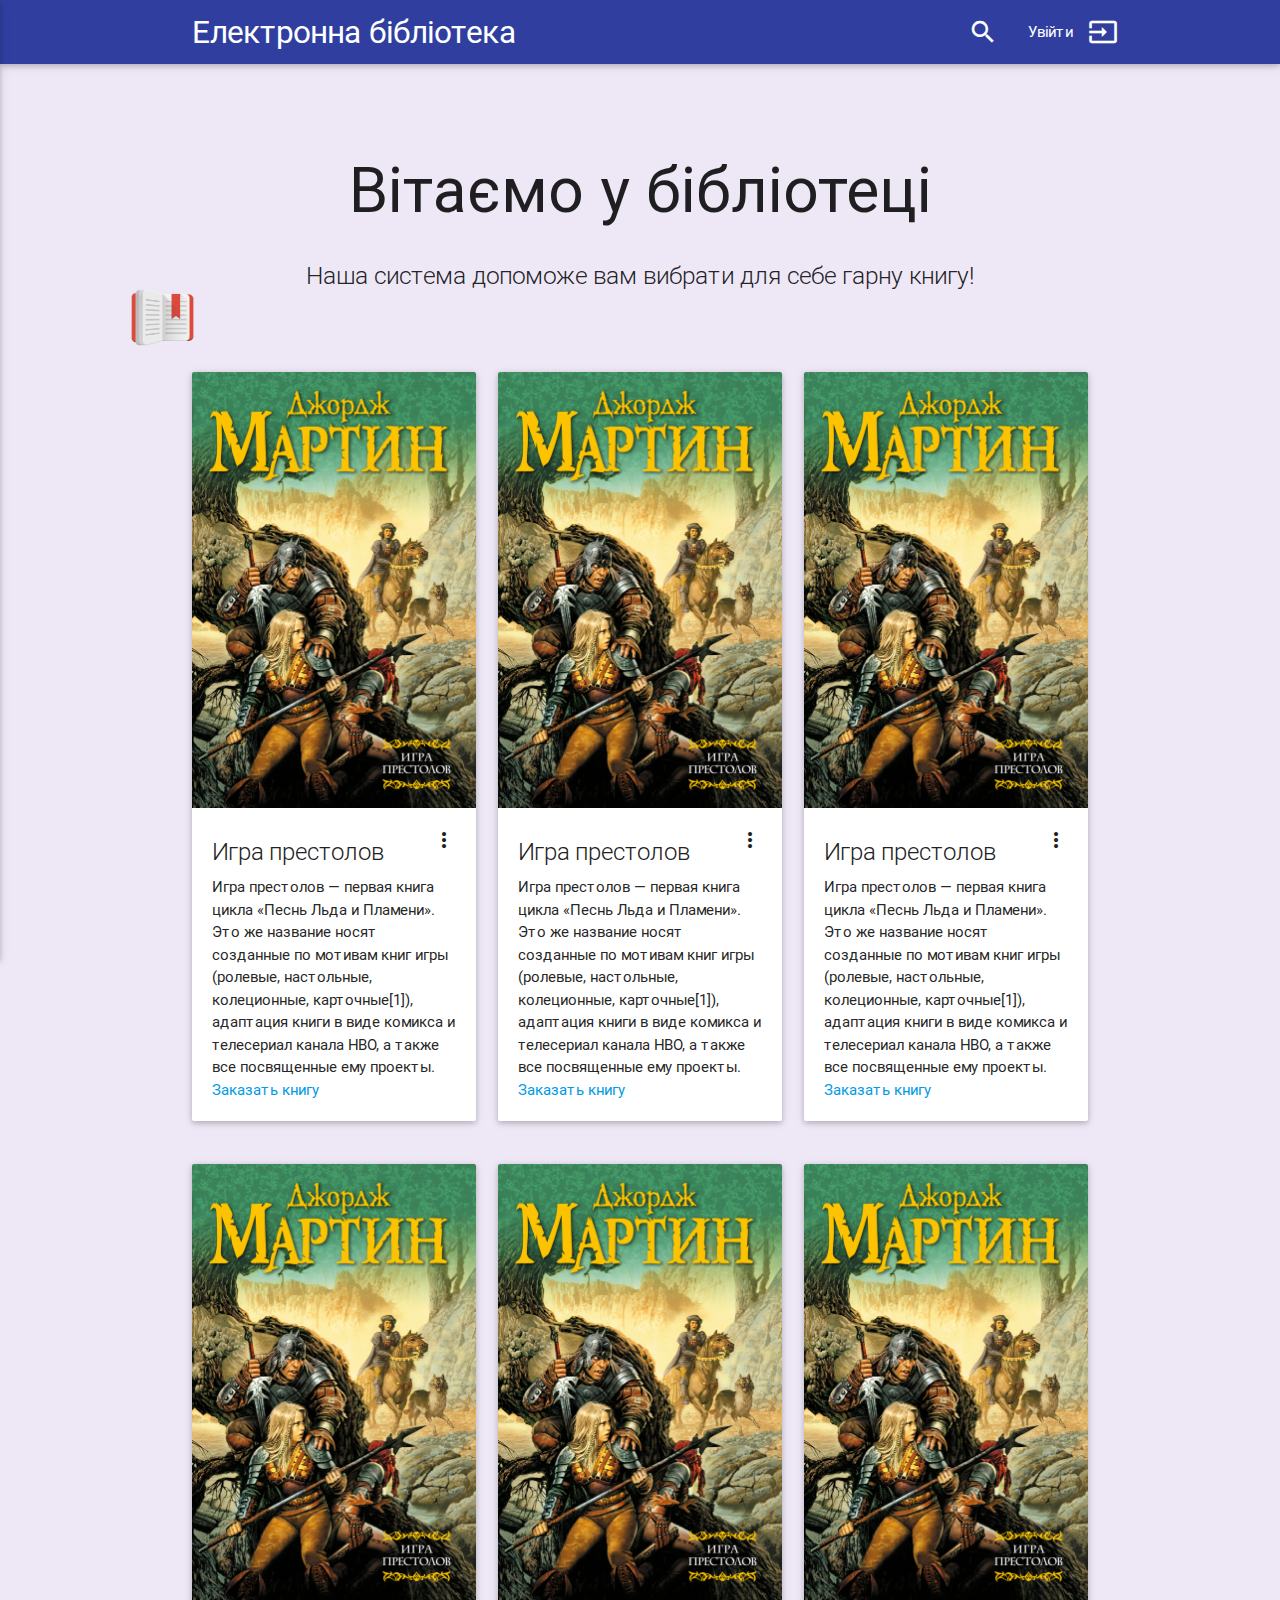
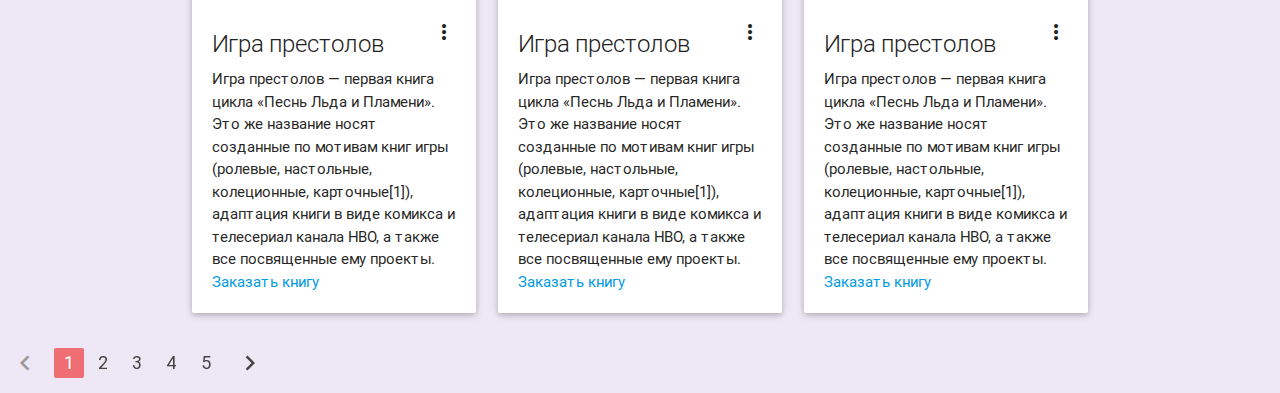
<file: html/index.html>
<!DOCTYPE html>
<html lang="en">
<head>
    <meta http-equiv="Content-Type" content="text/html; charset=UTF-8"/>
    <meta name="viewport" content="width=device-width, initial-scale=1, maximum-scale=1.0"/>
    <title>Електронна бібліотека</title>

    <!-- CSS  -->
    <link href="https://fonts.googleapis.com/icon?family=Material+Icons" rel="stylesheet">
    <link href="css/materialize.css" type="text/css" rel="stylesheet" media="screen,projection"/>
    <link href="css/style.css" type="text/css" rel="stylesheet" media="screen,projection"/>
    <!--<style>-->
    <!--body{-->
    <!--background: -moz-linear-gradient(center top, #b8d8f2, #92bde0 25%, #3282c2 50%, #92bde0 75%, #b8d8f2);-->
    <!--background: -webkit-gradient(linear, center top, center bottom, from(#b8d8f2), color-stop(25%, #92bde0), color-stop(50%, #3282c2), color-stop(75%, #92bde0), to(#b8d8f2));-->
    <!--}-->


    <!--</style>-->
</head>
<body class="#ede7f6 deep-purple lighten-5">
<nav class="#303f9f indigo darken-2" role="navigation">
    <img style="position:absolute; left:130px; bottom:550px" width="65px" height="65px" class="brand-logo"
         src="images/logo.png">
    <div class="nav-wrapper container"><a id="logo-container" href="#" class="brand-logo">
        <div>Електронна бібліотека</div>
    </a>
        <ul class="right hide-on-med-and-down">
            <li><a href="sass.html"><i class="material-icons">search</i></a></li>
            <li><a href="#">Увійти</a></li>
            <i class="material-icons">input</i>
        </ul>

        <ul id="nav-mobile" class="side-nav">
            <li><a href="#">Navbar Link</a></li>
        </ul>
        <a href="#" data-activates="nav-mobile" class="button-collapse"><i class="material-icons">menu</i></a>
    </div>
</nav>
<div class="section no-pad-bot" id="index-banner">
    <div class="container">
        <br><br>
        <h1 class="header center">Вітаємо у бібліотеці</h1>
        <div class="row center">
            <h5 class="header col s12 light">Наша система допоможе вам вибрати для себе гарну книгу!</h5>
        </div>
        <br><br>

    </div>
</div>


<div class="container">
    <div class="row">
        <div class="col s4">
            <div class="card">
                <div class="card-image waves-effect waves-block waves-light">
                    <img class="activator" src="../src/main/resources/static/images/2.jpg">
                </div>
                <div class="card-content">
                    <span class="card-title activator grey-text text-darken-4">Игра престолов<i
                            class="material-icons right">more_vert</i></span>
                    <p>Игра престолов — первая книга цикла «Песнь Льда и Пламени». Это же название носят созданные по
                        мотивам книг игры (ролевые, настольные, колеционные, карточные[1]), адаптация книги в виде
                        комикса и телесериал канала HBO, а также все посвященные ему проекты.</p>
                    <p><a href="#">Заказать книгу</a></p>
                </div>
                <div class="card-reveal">
                <span class="card-title grey-text text-darken-4">Игра престолов<i
                        class="material-icons right">close</i></span>
                    <p>
                        <span class="materialize-red-text">Авторы:</span>
                        <span>Первый автор;</span>
                        <span>Второй автор;</span>
                    </p>
                    <p>
                        <span class="materialize-red-text">Издатель:</span>
                        <span>Литрес</span>
                    </p>
                    <p>
                        <span class="materialize-red-text">УДК:</span>
                        <span>4: Прочее</span>
                    </p>
                    <p>
                        <span class="materialize-red-text">Год издательства:</span>
                        <span>1996</span>
                    </p>
                    <p>
                        <span class="materialize-red-text">Количество страниц:</span>
                        <span>1000</span>
                    </p>
                    <p>
                        <span class="materialize-red-text">Издание:</span>
                        <span>Новое</span>
                    </p>
                    <p>
                        <span class="materialize-red-text">В наличии:</span>
                        <span>12312312,</span>
                        <span>53453245,</span>
                        <span>65463464,</span>
                        <span>53425235,</span>
                    </p>

                    <p><span class="materialize-red-text">Описание:</span>
                        <span>Игра престолов — первая книга цикла «Песнь Льда и Пламени». Это же название носят созданные по
                        мотивам книг игры (ролевые, настольные, колеционные, карточные[1]), адаптация книги в виде
                        комикса и телесериал канала HBO, а также все посвященные ему проекты.</span></p>
                </div>
            </div>
        </div>

        <div class="col s4">
            <div class="card">
                <div class="card-image waves-effect waves-block waves-light">
                    <img class="activator" src="../src/main/resources/static/images/2.jpg">
                </div>
                <div class="card-content">
                    <span class="card-title activator grey-text text-darken-4">Игра престолов<i
                            class="material-icons right">more_vert</i></span>
                    <p>Игра престолов — первая книга цикла «Песнь Льда и Пламени». Это же название носят созданные по
                        мотивам книг игры (ролевые, настольные, колеционные, карточные[1]), адаптация книги в виде
                        комикса и телесериал канала HBO, а также все посвященные ему проекты.</p>
                    <p><a href="#">Заказать книгу</a></p>
                </div>
                <div class="card-reveal">
                <span class="card-title grey-text text-darken-4">Игра престолов<i
                        class="material-icons right">close</i></span>
                    <p>
                        <span class="materialize-red-text">Авторы:</span>
                        <span>Первый автор;</span>
                        <span>Второй автор;</span>
                    </p>
                    <p>
                        <span class="materialize-red-text">Издатель:</span>
                        <span>Литрес</span>
                    </p>
                    <p>
                        <span class="materialize-red-text">УДК:</span>
                        <span>4: Прочее</span>
                    </p>
                    <p>
                        <span class="materialize-red-text">Год издательства:</span>
                        <span>1996</span>
                    </p>
                    <p>
                        <span class="materialize-red-text">Количество страниц:</span>
                        <span>1000</span>
                    </p>
                    <p>
                        <span class="materialize-red-text">Издание:</span>
                        <span>Новое</span>
                    </p>
                    <p>
                        <span class="materialize-red-text">В наличии:</span>
                        <span>12312312,</span>
                        <span>53453245,</span>
                        <span>65463464,</span>
                        <span>53425235,</span>
                    </p>

                    <p><span class="materialize-red-text">Описание:</span>
                        <span>Игра престолов — первая книга цикла «Песнь Льда и Пламени». Это же название носят созданные по
                        мотивам книг игры (ролевые, настольные, колеционные, карточные[1]), адаптация книги в виде
                        комикса и телесериал канала HBO, а также все посвященные ему проекты.</span></p>
                </div>
            </div>
        </div>
        <div class="col s4">
            <div class="card">
                <div class="card-image waves-effect waves-block waves-light">
                    <img class="activator" src="../src/main/resources/static/images/2.jpg">
                </div>
                <div class="card-content">
                    <span class="card-title activator grey-text text-darken-4">Игра престолов<i
                            class="material-icons right">more_vert</i></span>
                    <p>Игра престолов — первая книга цикла «Песнь Льда и Пламени». Это же название носят созданные по
                        мотивам книг игры (ролевые, настольные, колеционные, карточные[1]), адаптация книги в виде
                        комикса и телесериал канала HBO, а также все посвященные ему проекты.</p>
                    <p><a href="#">Заказать книгу</a></p>
                </div>
                <div class="card-reveal">
                <span class="card-title grey-text text-darken-4">Игра престолов<i
                        class="material-icons right">close</i></span>
                    <p>
                        <span class="materialize-red-text">Авторы:</span>
                        <span>Первый автор;</span>
                        <span>Второй автор;</span>
                    </p>
                    <p>
                        <span class="materialize-red-text">Издатель:</span>
                        <span>Литрес</span>
                    </p>
                    <p>
                        <span class="materialize-red-text">УДК:</span>
                        <span>4: Прочее</span>
                    </p>
                    <p>
                        <span class="materialize-red-text">Год издательства:</span>
                        <span>1996</span>
                    </p>
                    <p>
                        <span class="materialize-red-text">Количество страниц:</span>
                        <span>1000</span>
                    </p>
                    <p>
                        <span class="materialize-red-text">Издание:</span>
                        <span>Новое</span>
                    </p>
                    <p>
                        <span class="materialize-red-text">В наличии:</span>
                        <span>12312312,</span>
                        <span>53453245,</span>
                        <span>65463464,</span>
                        <span>53425235,</span>
                    </p>

                    <p><span class="materialize-red-text">Описание:</span>
                        <span>Игра престолов — первая книга цикла «Песнь Льда и Пламени». Это же название носят созданные по
                        мотивам книг игры (ролевые, настольные, колеционные, карточные[1]), адаптация книги в виде
                        комикса и телесериал канала HBO, а также все посвященные ему проекты.</span></p>
                </div>
            </div>
        </div>
    </div>


    <div class="row">
        <div class="col s4">
            <div class="card">
                <div class="card-image waves-effect waves-block waves-light">
                    <img class="activator" src="../src/main/resources/static/images/2.jpg">
                </div>
                <div class="card-content">
                    <span class="card-title activator grey-text text-darken-4">Игра престолов<i
                            class="material-icons right">more_vert</i></span>
                    <p>Игра престолов — первая книга цикла «Песнь Льда и Пламени». Это же название носят созданные по
                        мотивам книг игры (ролевые, настольные, колеционные, карточные[1]), адаптация книги в виде
                        комикса и телесериал канала HBO, а также все посвященные ему проекты.</p>
                    <p><a href="#">Заказать книгу</a></p>
                </div>
                <div class="card-reveal">
                <span class="card-title grey-text text-darken-4">Игра престолов<i
                        class="material-icons right">close</i></span>
                    <p>
                        <span class="materialize-red-text">Авторы:</span>
                        <span>Первый автор;</span>
                        <span>Второй автор;</span>
                    </p>
                    <p>
                        <span class="materialize-red-text">Издатель:</span>
                        <span>Литрес</span>
                    </p>
                    <p>
                        <span class="materialize-red-text">УДК:</span>
                        <span>4: Прочее</span>
                    </p>
                    <p>
                        <span class="materialize-red-text">Год издательства:</span>
                        <span>1996</span>
                    </p>
                    <p>
                        <span class="materialize-red-text">Количество страниц:</span>
                        <span>1000</span>
                    </p>
                    <p>
                        <span class="materialize-red-text">Издание:</span>
                        <span>Новое</span>
                    </p>
                    <p>
                        <span class="materialize-red-text">В наличии:</span>
                        <span>12312312,</span>
                        <span>53453245,</span>
                        <span>65463464,</span>
                        <span>53425235,</span>
                    </p>

                    <p><span class="materialize-red-text">Описание:</span>
                        <span>Игра престолов — первая книга цикла «Песнь Льда и Пламени». Это же название носят созданные по
                        мотивам книг игры (ролевые, настольные, колеционные, карточные[1]), адаптация книги в виде
                        комикса и телесериал канала HBO, а также все посвященные ему проекты.</span></p>
                </div>
            </div>
        </div>

        <div class="col s4">
            <div class="card">
                <div class="card-image waves-effect waves-block waves-light">
                    <img class="activator" src="../src/main/resources/static/images/2.jpg">
                </div>
                <div class="card-content">
                    <span class="card-title activator grey-text text-darken-4">Игра престолов<i
                            class="material-icons right">more_vert</i></span>
                    <p>Игра престолов — первая книга цикла «Песнь Льда и Пламени». Это же название носят созданные по
                        мотивам книг игры (ролевые, настольные, колеционные, карточные[1]), адаптация книги в виде
                        комикса и телесериал канала HBO, а также все посвященные ему проекты.</p>
                    <p><a href="#">Заказать книгу</a></p>
                </div>
                <div class="card-reveal">
                <span class="card-title grey-text text-darken-4">Игра престолов<i
                        class="material-icons right">close</i></span>
                    <p>
                        <span class="materialize-red-text">Авторы:</span>
                        <span>Первый автор;</span>
                        <span>Второй автор;</span>
                    </p>
                    <p>
                        <span class="materialize-red-text">Издатель:</span>
                        <span>Литрес</span>
                    </p>
                    <p>
                        <span class="materialize-red-text">УДК:</span>
                        <span>4: Прочее</span>
                    </p>
                    <p>
                        <span class="materialize-red-text">Год издательства:</span>
                        <span>1996</span>
                    </p>
                    <p>
                        <span class="materialize-red-text">Количество страниц:</span>
                        <span>1000</span>
                    </p>
                    <p>
                        <span class="materialize-red-text">Издание:</span>
                        <span>Новое</span>
                    </p>
                    <p>
                        <span class="materialize-red-text">В наличии:</span>
                        <span>12312312,</span>
                        <span>53453245,</span>
                        <span>65463464,</span>
                        <span>53425235,</span>
                    </p>

                    <p><span class="materialize-red-text">Описание:</span>
                        <span>Игра престолов — первая книга цикла «Песнь Льда и Пламени». Это же название носят созданные по
                        мотивам книг игры (ролевые, настольные, колеционные, карточные[1]), адаптация книги в виде
                        комикса и телесериал канала HBO, а также все посвященные ему проекты.</span></p>
                </div>
            </div>
        </div>
        <div class="col s4">
            <div class="card">
                <div class="card-image waves-effect waves-block waves-light">
                    <img class="activator" src="../src/main/resources/static/images/2.jpg">
                </div>
                <div class="card-content">
                    <span class="card-title activator grey-text text-darken-4">Игра престолов<i
                            class="material-icons right">more_vert</i></span>
                    <p>Игра престолов — первая книга цикла «Песнь Льда и Пламени». Это же название носят созданные по
                        мотивам книг игры (ролевые, настольные, колеционные, карточные[1]), адаптация книги в виде
                        комикса и телесериал канала HBO, а также все посвященные ему проекты.</p>
                    <p><a href="#">Заказать книгу</a></p>
                </div>
                <div class="card-reveal">
                <span class="card-title grey-text text-darken-4">Игра престолов<i
                        class="material-icons right">close</i></span>
                    <p>
                        <span class="materialize-red-text">Авторы:</span>
                        <span>Первый автор;</span>
                        <span>Второй автор;</span>
                    </p>
                    <p>
                        <span class="materialize-red-text">Издатель:</span>
                        <span>Литрес</span>
                    </p>
                    <p>
                        <span class="materialize-red-text">УДК:</span>
                        <span>4: Прочее</span>
                    </p>
                    <p>
                        <span class="materialize-red-text">Год издательства:</span>
                        <span>1996</span>
                    </p>
                    <p>
                        <span class="materialize-red-text">Количество страниц:</span>
                        <span>1000</span>
                    </p>
                    <p>
                        <span class="materialize-red-text">Издание:</span>
                        <span>Новое</span>
                    </p>
                    <p>
                        <span class="materialize-red-text">В наличии:</span>
                        <span>12312312,</span>
                        <span>53453245,</span>
                        <span>65463464,</span>
                        <span>53425235,</span>
                    </p>

                    <p><span class="materialize-red-text">Описание:</span>
                        <span>Игра престолов — первая книга цикла «Песнь Льда и Пламени». Это же название носят созданные по
                        мотивам книг игры (ролевые, настольные, колеционные, карточные[1]), адаптация книги в виде
                        комикса и телесериал канала HBO, а также все посвященные ему проекты.</span></p>
                </div>
            </div>
        </div>
    </div>
</div>

<ul class="pagination">
    <li class="disabled"><a href="#!"><i class="material-icons">chevron_left</i></a></li>
    <li class="active"><a href="#!">1</a></li>
    <li class="waves-effect"><a href="#!">2</a></li>
    <li class="waves-effect"><a href="#!">3</a></li>
    <li class="waves-effect"><a href="#!">4</a></li>
    <li class="waves-effect"><a href="#!">5</a></li>
    <li class="waves-effect"><a href="#!"><i class="material-icons">chevron_right</i></a></li>
</ul>


<!--  Scripts-->
<script src="https://code.jquery.com/jquery-2.1.1.min.js"></script>
<script src="js/materialize.js"></script>
<script src="js/init.js"></script>

</body>
</html>
</file>
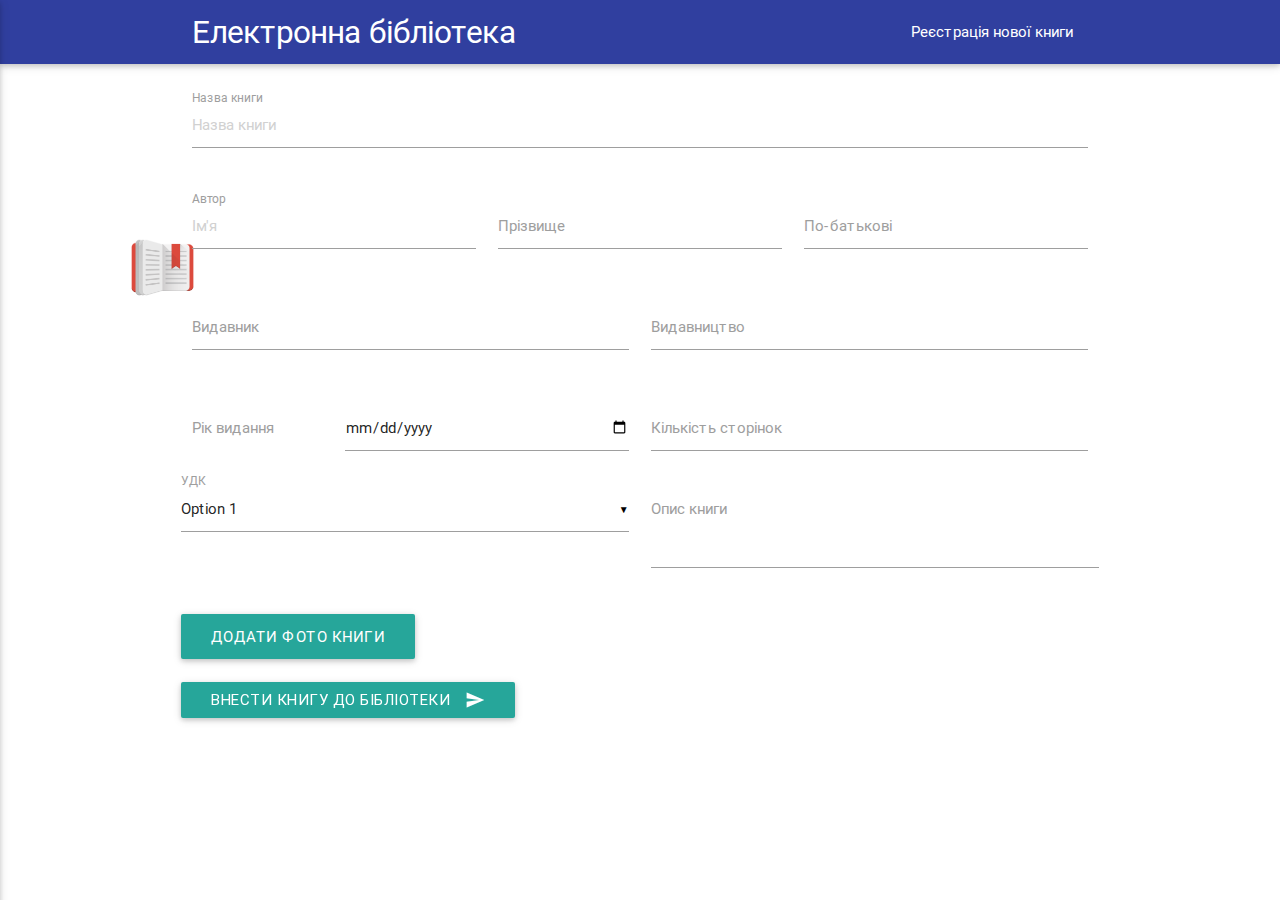
<file: html/new_book.html>
<!DOCTYPE html>
<html lang="en">
<head>
    <meta http-equiv="Content-Type" content="text/html; charset=UTF-8"/>
    <meta name="viewport" content="width=device-width, initial-scale=1, maximum-scale=1.0"/>
    <title>Реєстрація нової книги</title>

    <!-- CSS  -->
    <link href="https://fonts.googleapis.com/icon?family=Material+Icons" rel="stylesheet">
    <link href="css/materialize.css" type="text/css" rel="stylesheet" media="screen,projection"/>
    <link href="css/style.css" type="text/css" rel="stylesheet" media="screen,projection"/>
</head>
<body>
<nav class="#303f9f indigo darken-2" role="navigation">
    <img style="position:absolute; left:130px; bottom:600px" width="65px" height="65px" class="brand-logo" src="images/logo.png">
    <div class="nav-wrapper container"><a id="logo-container" href="#" class="brand-logo"><div>Електронна бібліотека</div></a>
        <ul class="right hide-on-med-and-down">
            <li><a href="#">Реєстрація нової книги</a></li>
        </ul>

        <ul id="nav-mobile" class="side-nav">
            <li><a href="#">Navbar Link</a></li>
        </ul>
        <a href="#" data-activates="nav-mobile" class="button-collapse"><i class="material-icons">menu</i></a>
    </div>
</nav>
<br>
<div class="container">
    <div class="row">
        <form class="col s12">
            <div class="row">
                <div class="input-field col s12">
                    <input placeholder="Назва книги" id="first_name" type="text" class="validate">
                    <label for="first_name">Назва книги</label>
                </div>

            </div>
            <div class="row">
                <div class="input-field col s4">
                    <input placeholder="Ім'я" id="first_name" type="text" class="validate">
                    <label for="first_name">Автор</label>
                </div>
                <div class="input-field col s4">
                    <input id="last_name" type="text" class="validate">
                    <label for="last_name">Прізвище</label>
                </div>
                <div class="input-field col s4">
                    <input id="last_name" type="text" class="validate">
                    <label for="last_name">По-батькові</label>
                </div>
            </div>
            <div class="row">
                <div class="input-field col s6 lighten-4">
                    <input id="email" type="text" class="validate">
                    <label for="email">Видавник</label>
                </div>
                <div class="input-field col s6 lighten-4">
                    <input id="email1" type="text" class="validate">
                    <label for="email1">Видавництво</label>
                </div>
            </div>
            <div class="row">
                <div class="input-field col s2">
                    <label for="birthdate" class="">Рік видання</label>
                </div>
                <div class="input-field col s4">
                    <input type="date" id="autocomplete-input" class="autocomplete">
                    <label for="autocomplete-input"></label>
                </div>
                <div class="input-field col s6">
                    <input id="icon_telephone" type="number" class="validate">
                    <label for="icon_telephone">Кількість сторінок</label>
                </div>

            <div class="row">
                <div class="input-field col s6 ">
                    <select>
                        <option value="1">Option 1</option>
                        <option value="2">Option 2</option>
                        <option value="3">Option 3</option>
                    </select>
                    <label>УДК</label>
                </div>
                <div class="input-field col s6">
                    <textarea id="textarea1" class="materialize-textarea"></textarea>

                    <label for="textarea1">Опис книги</label>
                </div>
            </div>

                <form action="#">
                    <div class="file-field input-field">
                        <div class="btn">
                            <span>Додати фото книги</span>
                            <input type="file">
                        </div>

                    </div>
                </form>
                <br><br>
                <br>

            <button class="btn waves-effect waves-light" type="submit" name="action" >Внести книгу до бібліотеки
                <i class="material-icons right">send</i>
            </button>
        </form>
    </div>
    <br><br>

    <div class="section">

    </div>
</div>




<!--  Scripts-->



<script src="https://code.jquery.com/jquery-2.1.1.min.js"></script>
<script src="js/materialize.js"></script>
<script src="js/init.js"></script>
<script>

$(document).ready()
{
$('select').material_select();
$('.datepicker').pickadate({
selectMonths: true, // Creates a dropdown to control month
selectYears: 15, // Creates a dropdown of 15 years to control year
format: 'dd/mm/yyyy'
});
}
</script>
</body>
</html>
</file>
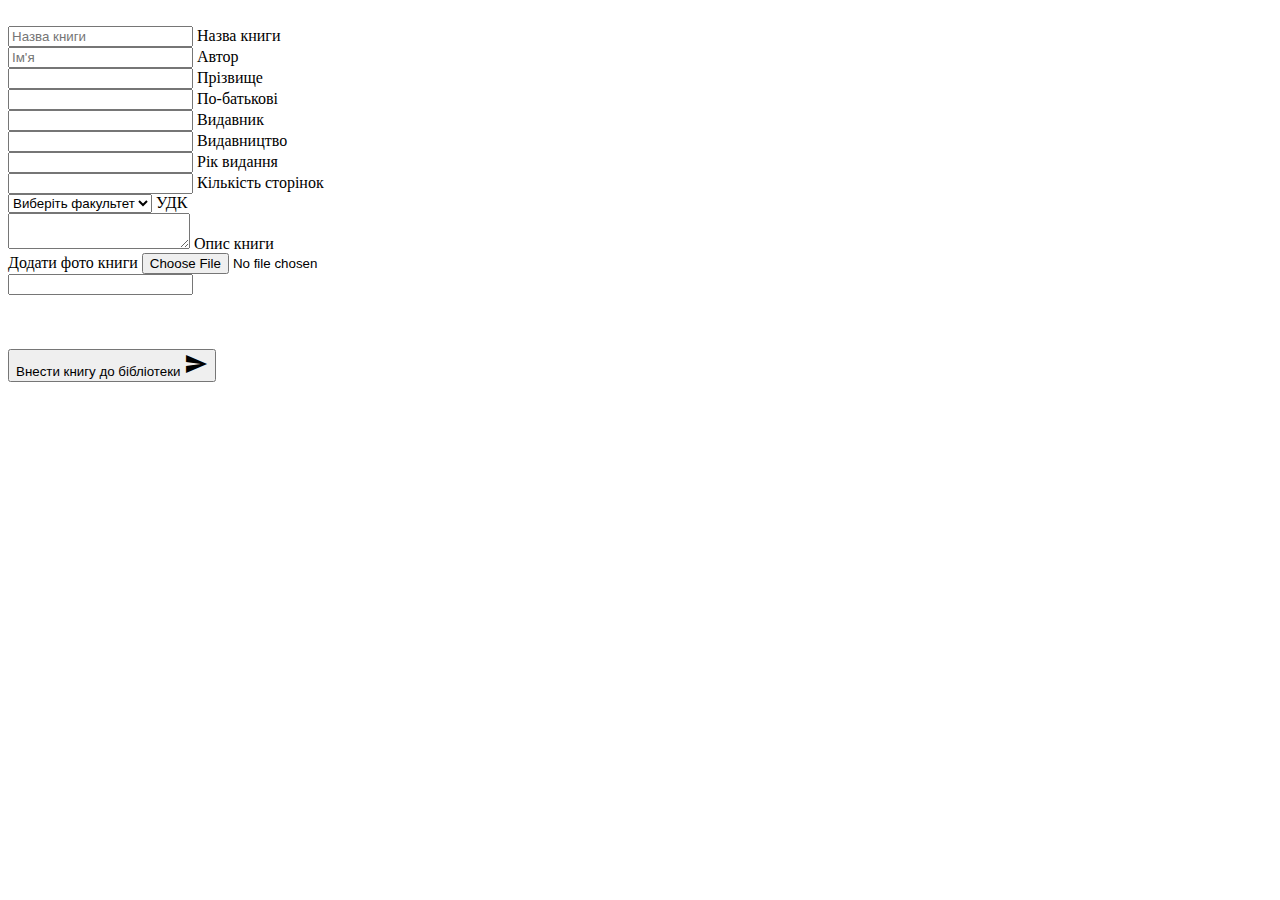
<file: src/main/resources/templates/addBook.html>
<!DOCTYPE html>
<html lang="en" xmlns:th="http://www.thymeleaf.org" xmlns:layout="http://www.ultraq.net.nz/thymeleaf/layout">
<head>
    <meta http-equiv="Content-Type" content="text/html; charset=UTF-8"/>
    <meta name="viewport" content="width=device-width, initial-scale=1, maximum-scale=1.0"/>
    <title>Реєстрація нової книги</title>

    <!-- CSS  -->
    <link href="https://fonts.googleapis.com/icon?family=Material+Icons" rel="stylesheet">
    <link th:href="@{/css/materialize.css}" type="text/css" rel="stylesheet" media="screen,projection"/>
    <link th:href="@{/css/style.css}" type="text/css" rel="stylesheet" media="screen,projection"/>
</head>
<body>
<nav th:replace="elements/header :: header"></nav>
<br>
<div class="container">
    <div class="row">
        <form action="#" th:action="@{/admin/saveBook}" th:object="${book}" method="post" class="col s12">
            <div class="row">
                <div class="input-field col s12">
                    <input th:field="*{bookName}" placeholder="Назва книги" id="first_name" type="text"
                           class="validate">
                    <label for="first_name">Назва книги</label>
                </div>
            </div>
            <div th:each="author,authorStatus : ${book.authors}">
                <div class="row">
                    <div class="input-field col s4">
                        <input th:value="${author.name}" th:name="'authors[' + ${authorStatus.index} + '].name'" placeholder="Ім'я" id="first_name" type="text"
                               class="validate">
                        <label for="first_name">Автор</label>
                    </div>
                    <div class="input-field col s4">
                        <input th:value="${author.lastName}" th:name="'authors[' + ${authorStatus.index} + '].lastName'" id="last_name" type="text" class="validate">
                        <label for="last_name">Прізвище</label>
                    </div>
                    <div class="input-field col s4">
                        <input th:value="${author.middleName}" th:name="'authors[' + ${authorStatus.index} + '].middleName'" id="last_name" type="text" class="validate">
                        <label for="last_name">По-батькові</label>
                    </div>
                </div>
            </div>
            <div class="row">
                <div class="input-field col s6 lighten-4">
                    <input th:field="*{publisher}" id="email" type="text" class="validate">
                    <label for="email">Видавник</label>
                </div>
                <div class="input-field col s6 lighten-4">
                    <input th:field="*{publication}" id="email1" type="text" class="validate">
                    <label for="email1">Видавництво</label>
                </div>
            </div>
            <div class="row">
                <div class="input-field col s6 lighten-4">
                    <input th:field="*{publishYear}" id="email1" type="number" class="validate">
                    <label for="email1">Рік видання</label>
                </div>
                <div class="input-field col s3">
                    <input th:field="*{pagesCount}" id="icon_telephone" type="number" class="validate">
                    <label for="icon_telephone">Кількість сторінок</label>
                </div>
                <div class="input-field col s3">
                    <select th:field="*{udkCategory.id}">
                        <option value="" disabled selected>Виберіть факультет</option>
                        <option th:each="udkElement : ${udk}"
                                th:value="${udkElement.id}"
                                th:text="${udkElement.categoryName}"></option>
                    </select>
                    <label>УДК</label>
                </div>
            </div>
            <div class="row">

                <div class="input-field col s12">
                    <textarea th:field="*{description}" id="textarea1" class="materialize-textarea"></textarea>
                    <label for="textarea1">Опис книги</label>
                </div>
            </div>
            <div class="file-field input-field">
                <div class="btn">
                    <span>Додати фото книги</span>
                    <input type="file">
                </div>
                <div class="file-path-wrapper">
                    <input class="file-path validate" type="text">
                </div>
            </div>
            <br><br>
            <br>
            <button class="btn waves-effect waves-light" type="submit" name="action">Внести книгу до бібліотеки
                <i class="material-icons right">send</i>
            </button>
        </form>
    </div>
    <br><br>

    <div class="section">

    </div>
</div>


<!--  Scripts-->


<script th:inline="javascript" th:src="@{https://code.jquery.com/jquery-2.1.1.min.js}"></script>
<script type="text/javascript" th:inline="javascript" th:src="@{/js/materialize.js}"></script>
<script type="text/javascript" th:inline="javascript" th:src="@{/js/init.js}"></script>
<script>

    $(document).ready()
    {
        $('select').material_select();
        $('.datepicker').pickadate({
            selectMonths: true, // Creates a dropdown to control month
            selectYears: 15, // Creates a dropdown of 15 years to control year
            format: 'dd/mm/yyyy'
        });
    }
</script>
</body>
</html>
</file>
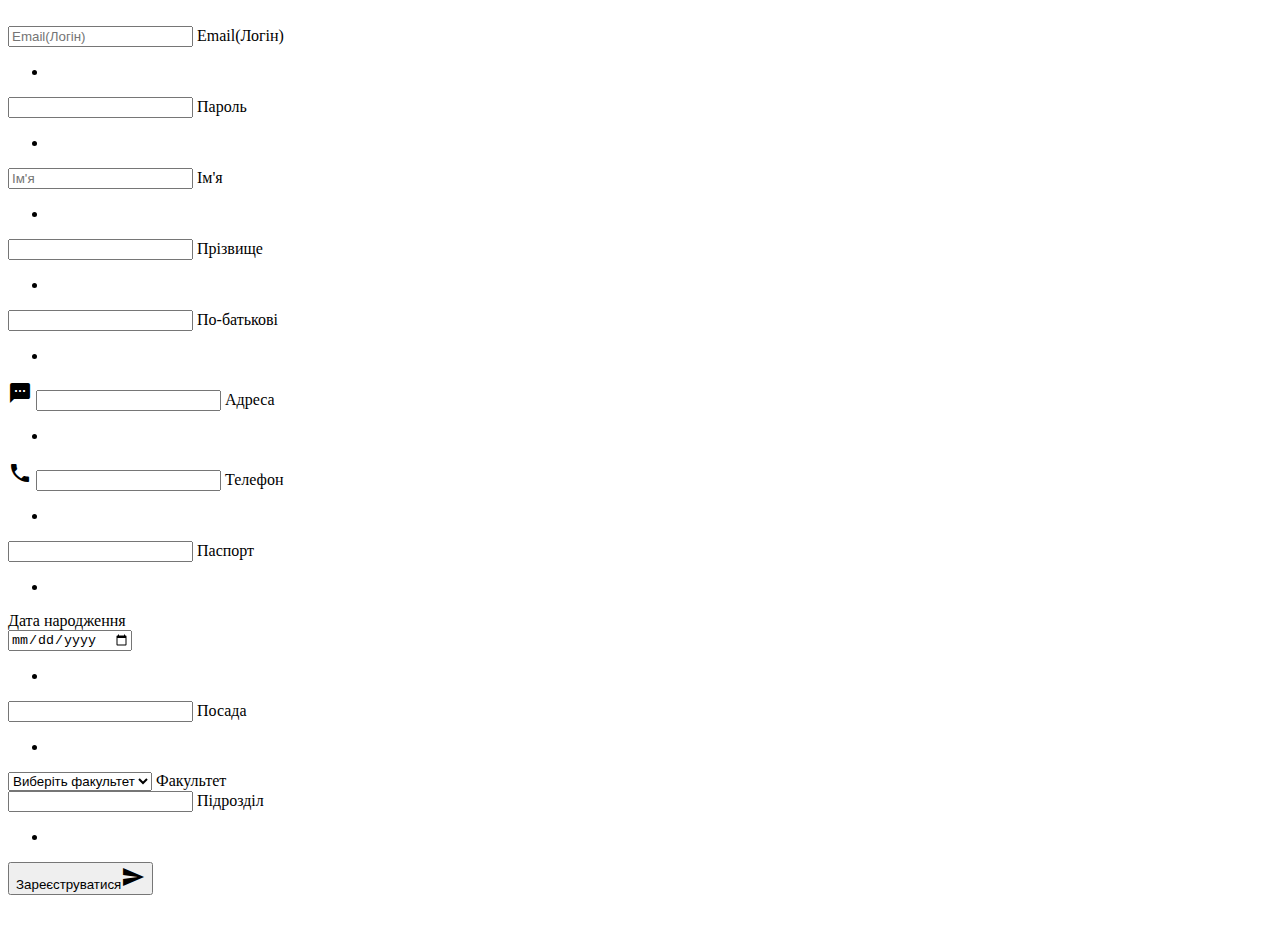
<file: src/main/resources/templates/registration.html>
<!DOCTYPE html>
<html lang="en" xmlns:th="http://www.thymeleaf.org" xmlns:layout="http://www.ultraq.net.nz/thymeleaf/layout">
<head>
    <meta http-equiv="Content-Type" content="text/html; charset=UTF-8"/>
    <meta name="viewport" content="width=device-width, initial-scale=1, maximum-scale=1.0"/>
    <title>Електронна бібліотека</title>

    <!-- CSS  -->
    <link href="https://fonts.googleapis.com/icon?family=Material+Icons" rel="stylesheet">
    <link th:href="@{/css/materialize.css}" type="text/css" rel="stylesheet" media="screen,projection"/>
    <link th:href="@{/css/style.css}" type="text/css" rel="stylesheet" media="screen,projection"/>
</head>
<body>
<nav th:replace="elements/header :: header"></nav>
<br>
<div class="container" xmlns:th="http://www.thymeleaf.org" xmlns:layout="http://www.ultraq.net.nz/thymeleaf/layout">
    <div class="row">
        <form action="#" th:action="@{/addUser}" th:object="${user}" method="post" class="col s12">
            <div class="row">
                <div class="input-field col s6">
                    <input placeholder="Email(Логін)" th:field="*{username}" th:class="${#fields.hasErrors('username')}? fieldError" id="email" type="email" class="validate">
                    <label for="email">Email(Логін)</label>
                    <ul>
                        <li th:class="errorMessage" th:each="err : ${#fields.errors('username')}" th:text="${err}" />
                    </ul>
                </div>
                <div class="input-field col s6">
                    <input id="password" th:field="*{password}" type="password" class="validate">
                    <label for="password">Пароль</label>
                    <ul>
                        <li th:class="errorMessage" th:each="err : ${#fields.errors('password')}" th:text="${err}" />
                    </ul>
                </div>
            </div>
            <div class="row">
                <div class="input-field col s4">
                    <input placeholder="Ім'я" th:field="*{firstName}" id="firstName" type="text" class="validate">
                    <label for="firstName">Ім'я</label>
                    <ul>
                        <li th:class="errorMessage" th:each="err : ${#fields.errors('firstName')}" th:text="${err}" />
                    </ul>
                </div>
                <div class="input-field col s4">
                    <input id="lastName" th:field="*{lastName}" type="text" class="validate">
                    <label for="lastName">Прізвище</label>
                    <ul>
                        <li th:class="errorMessage" th:each="err : ${#fields.errors('lastName')}" th:text="${err}" />
                    </ul>
                </div>
                <div class="input-field col s4">
                    <input id="middleName" th:field="*{middleName}" type="text" class="validate">
                    <label for="middleName">По-батькові</label>
                    <ul>
                        <li th:class="errorMessage" th:each="err : ${#fields.errors('middleName')}" th:text="${err}" />
                    </ul>
                </div>
            </div>
            <div class="row">
                <div class="input-field col s4">
                    <i class="material-icons prefix">textsms</i>
                    <input th:field="*{address}" type="text" id="address" class="autocomplete">
                    <label for="address">Адреса</label>
                    <ul>
                        <li th:class="errorMessage" th:each="err : ${#fields.errors('address')}" th:text="${err}" />
                    </ul>
                </div>
                <div class="input-field col s4">
                    <i class="material-icons prefix">phone</i>
                    <input th:field="*{phoneNumber}" id="icon_telephone" type="tel" class="validate">
                    <label for="icon_telephone">Телефон</label>
                    <ul>
                        <li th:class="errorMessage" th:each="err : ${#fields.errors('phoneNumber')}" th:text="${err}" />
                    </ul>
                </div>
                <div class="input-field col s4">
                    <input th:field="*{passport}" id="passport" type="text" class="validate">
                    <label for="password">Паспорт</label>
                    <ul>
                        <li th:class="errorMessage" th:each="err : ${#fields.errors('passport')}" th:text="${err}" />
                    </ul>
                </div>
            </div>
            <div class="row">
                <div class="input-field col s2">
                    <label for="birthdate" class="">Дата народження</label>
                </div>
                <div class="input-field col s10">
                    <input id="birthdate" th:field="*{birthday}" type="date" class="datepicker">
                    <ul>
                        <li th:class="errorMessage" th:each="err : ${#fields.errors('birthday')}" th:text="${err}" />
                    </ul>
                </div>
            </div>
            <div class="row">

            </div>
            <div class="row">
                <div class="input-field col s4">
                    <input th:field="*{position}" id="position" type="text" class="validate">
                    <label for="position">Посада</label>
                    <ul>
                        <li th:class="errorMessage" th:each="err : ${#fields.errors('position')}" th:text="${err}" />
                    </ul>
                </div>
                <div class="input-field col s4">
                    <select th:field="*{faculty.id}">
                        <option value="" disabled selected>Виберіть факультет</option>
                        <option th:each="faculty : ${faculties}"
                                th:value="${faculty.id}"
                                th:text="${faculty.name}"></option>
                    </select>
                    <label>Факультет</label>
                </div>

                <div class="input-field col s4">
                    <input th:field="*{department}" id="department" type="text" class="validate">
                    <label for="department">Підрозділ</label>
                    <ul>
                        <li th:class="errorMessage" th:each="err : ${#fields.errors('department')}" th:text="${err}" />
                    </ul>
                </div>
            </div>
            <button class="btn waves-effect waves-light" type="submit" name="action">Зареєструватися<i class="material-icons right">send</i></button>
        </form>
    </div>
    <br><br>

    <div class="section">

    </div>
</div>

<footer th:replace="elements/footer :: footer"></footer>


<script th:inline="javascript" th:src="@{https://code.jquery.com/jquery-2.1.1.min.js}"></script>
<script type="text/javascript" th:inline="javascript" th:src="@{/js/materialize.js}"></script>
<script type="text/javascript" th:inline="javascript" th:src="@{/js/init.js}"></script>

<!--  Scripts-->
<script>
    $(document).ready()
    {
        $('select').material_select();
        $('.datepicker').pickadate({
            selectMonths: true, // Creates a dropdown to control month
            selectYears: 15, // Creates a dropdown of 15 years to control year
            format: 'dd-mm-yyyy'
        });
    }
</script>
</body>
</html>
</file>
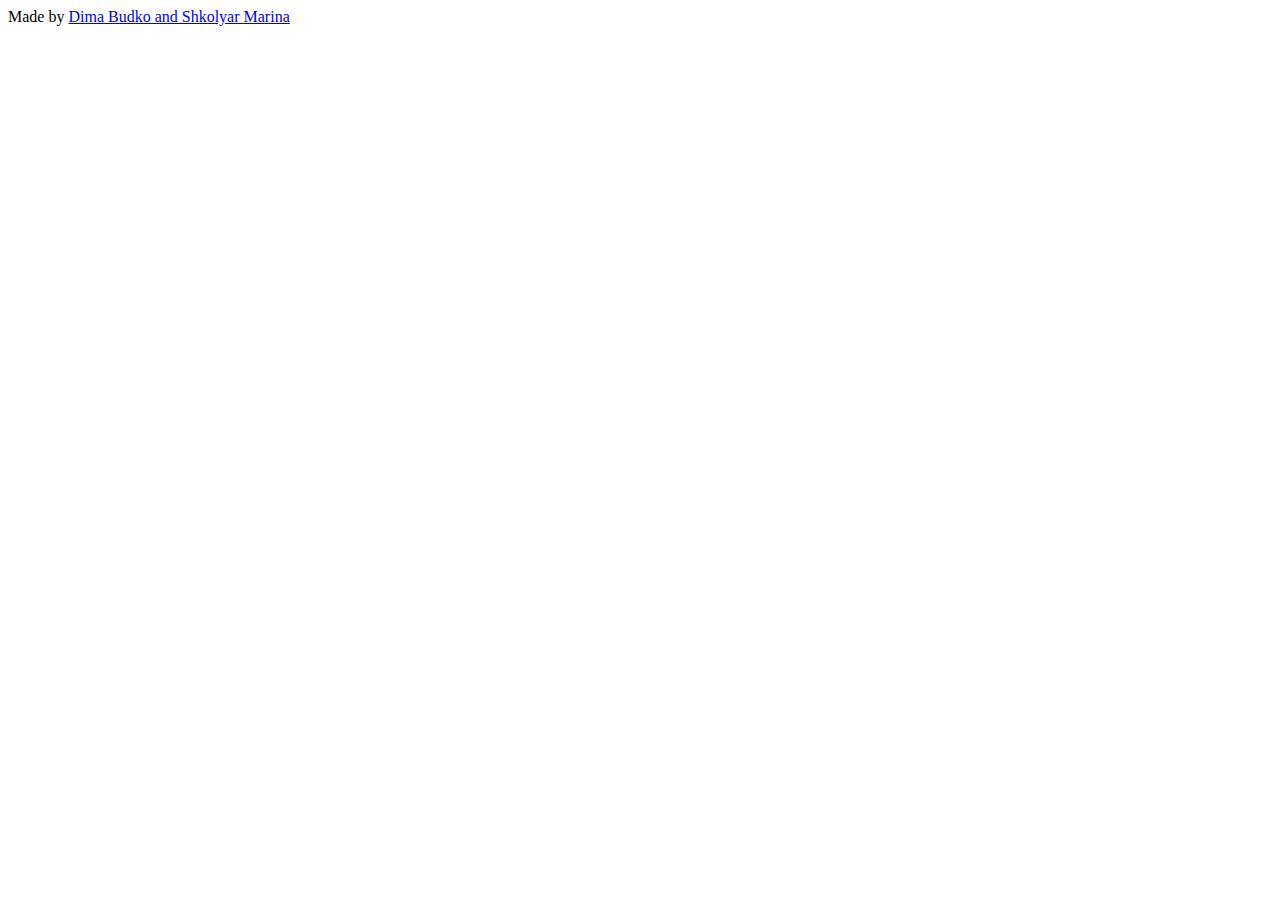
<file: src/main/resources/templates/elements/footer.html>
<!DOCTYPE html>
<html lang="en" xmlns:th="http://www.thymeleaf.org" xmlns:layout="http://www.ultraq.net.nz/thymeleaf/layout">
<head>
    <meta http-equiv="Content-Type" content="text/html; charset=UTF-8"/>
    <meta name="viewport" content="width=device-width, initial-scale=1, maximum-scale=1.0"/>
    <title>Електронна бібліотека</title>

    <!-- CSS  -->
    <link href="https://fonts.googleapis.com/icon?family=Material+Icons" rel="stylesheet">
    <link th:href="@{/css/materialize.css}" type="text/css" rel="stylesheet" media="screen,projection"/>
    <link th:href="@{/css/style.css}" type="text/css" rel="stylesheet" media="screen,projection"/>
</head>
<footer class="page-footer orange">
    <div class="footer-copyright">
        <div class="container">
            Made by <a class="orange-text text-lighten-3" href="https://github.com/pearlscream">Dima Budko and Shkolyar Marina</a>
        </div>
    </div>
</footer>
</file>
<file: html/css/style.css>
/* Custom Stylesheet */
/**
 * Use this file to override Materialize files so you can update
 * the core Materialize files in the future
 *
 * Made By MaterializeCSS.com
 */

.icon-block {
  padding: 0 15px;
}
.icon-block .material-icons {
	font-size: inherit;
}
</file>
